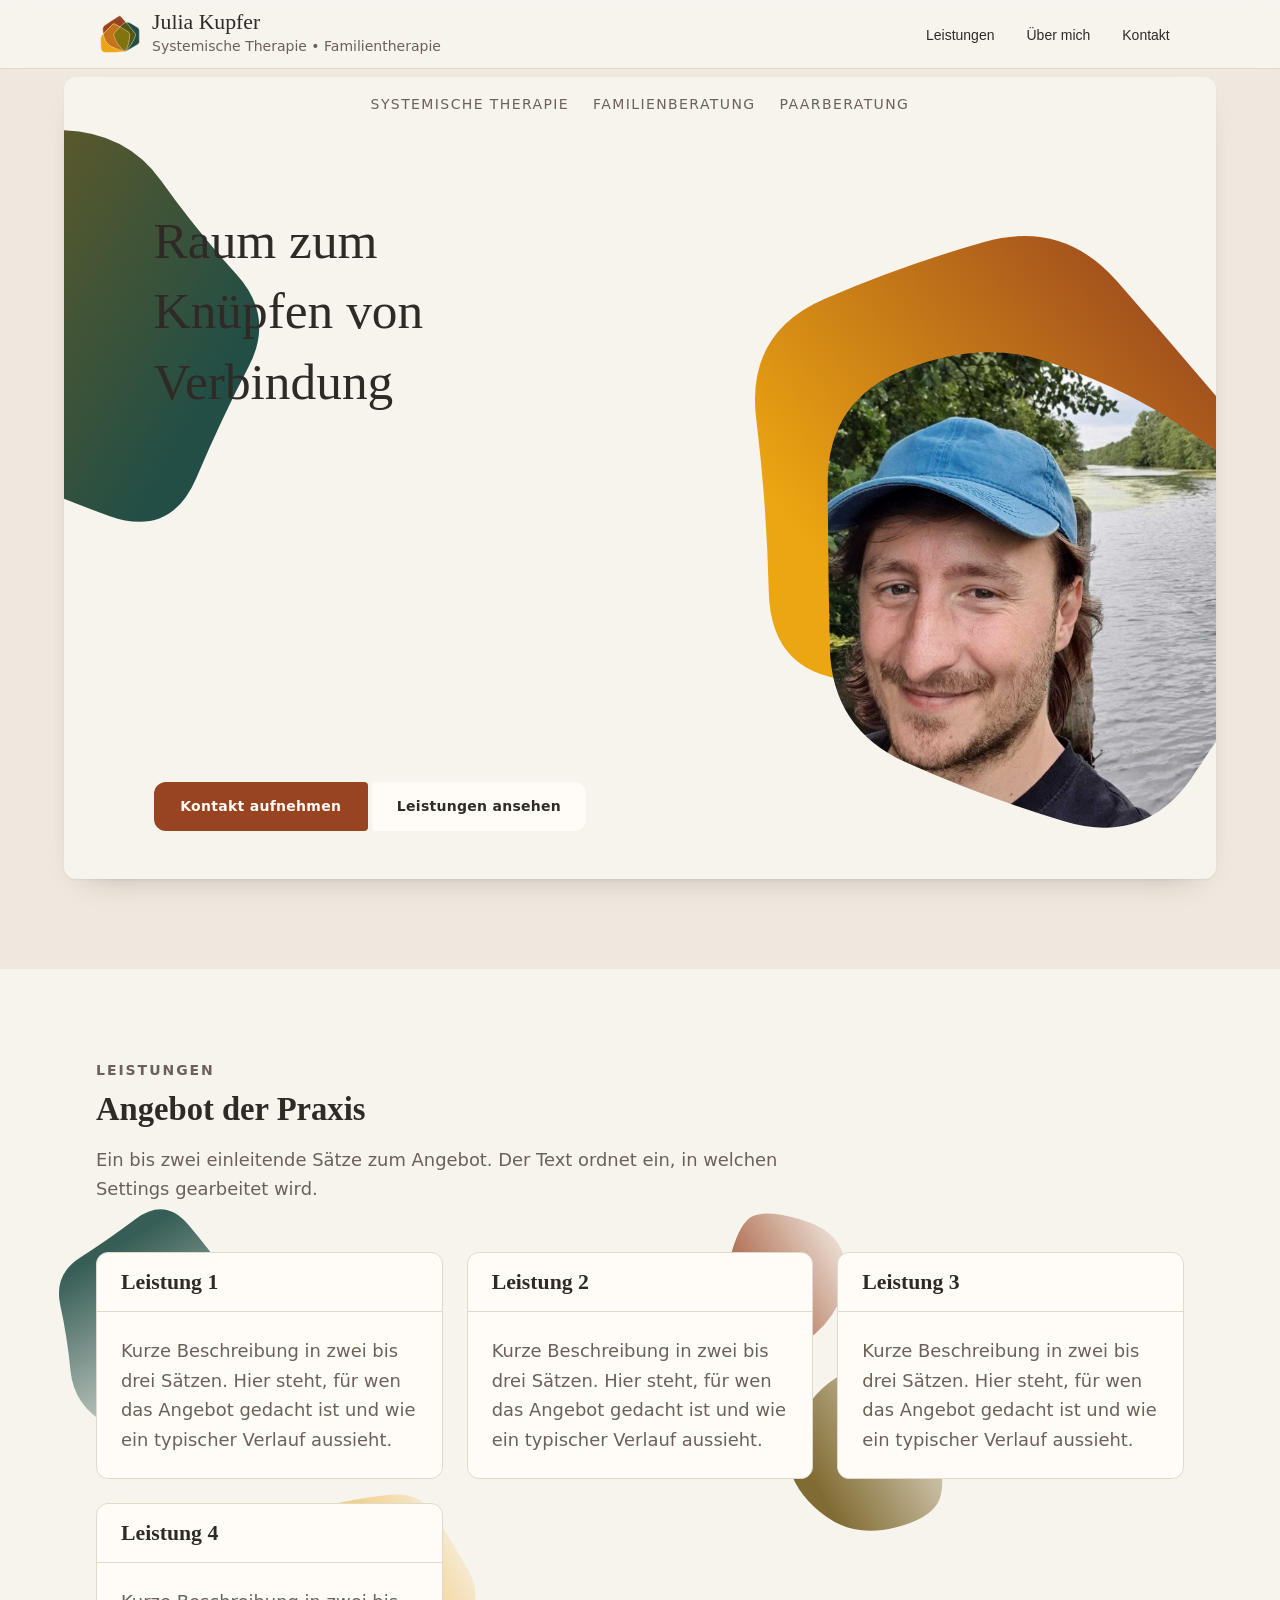
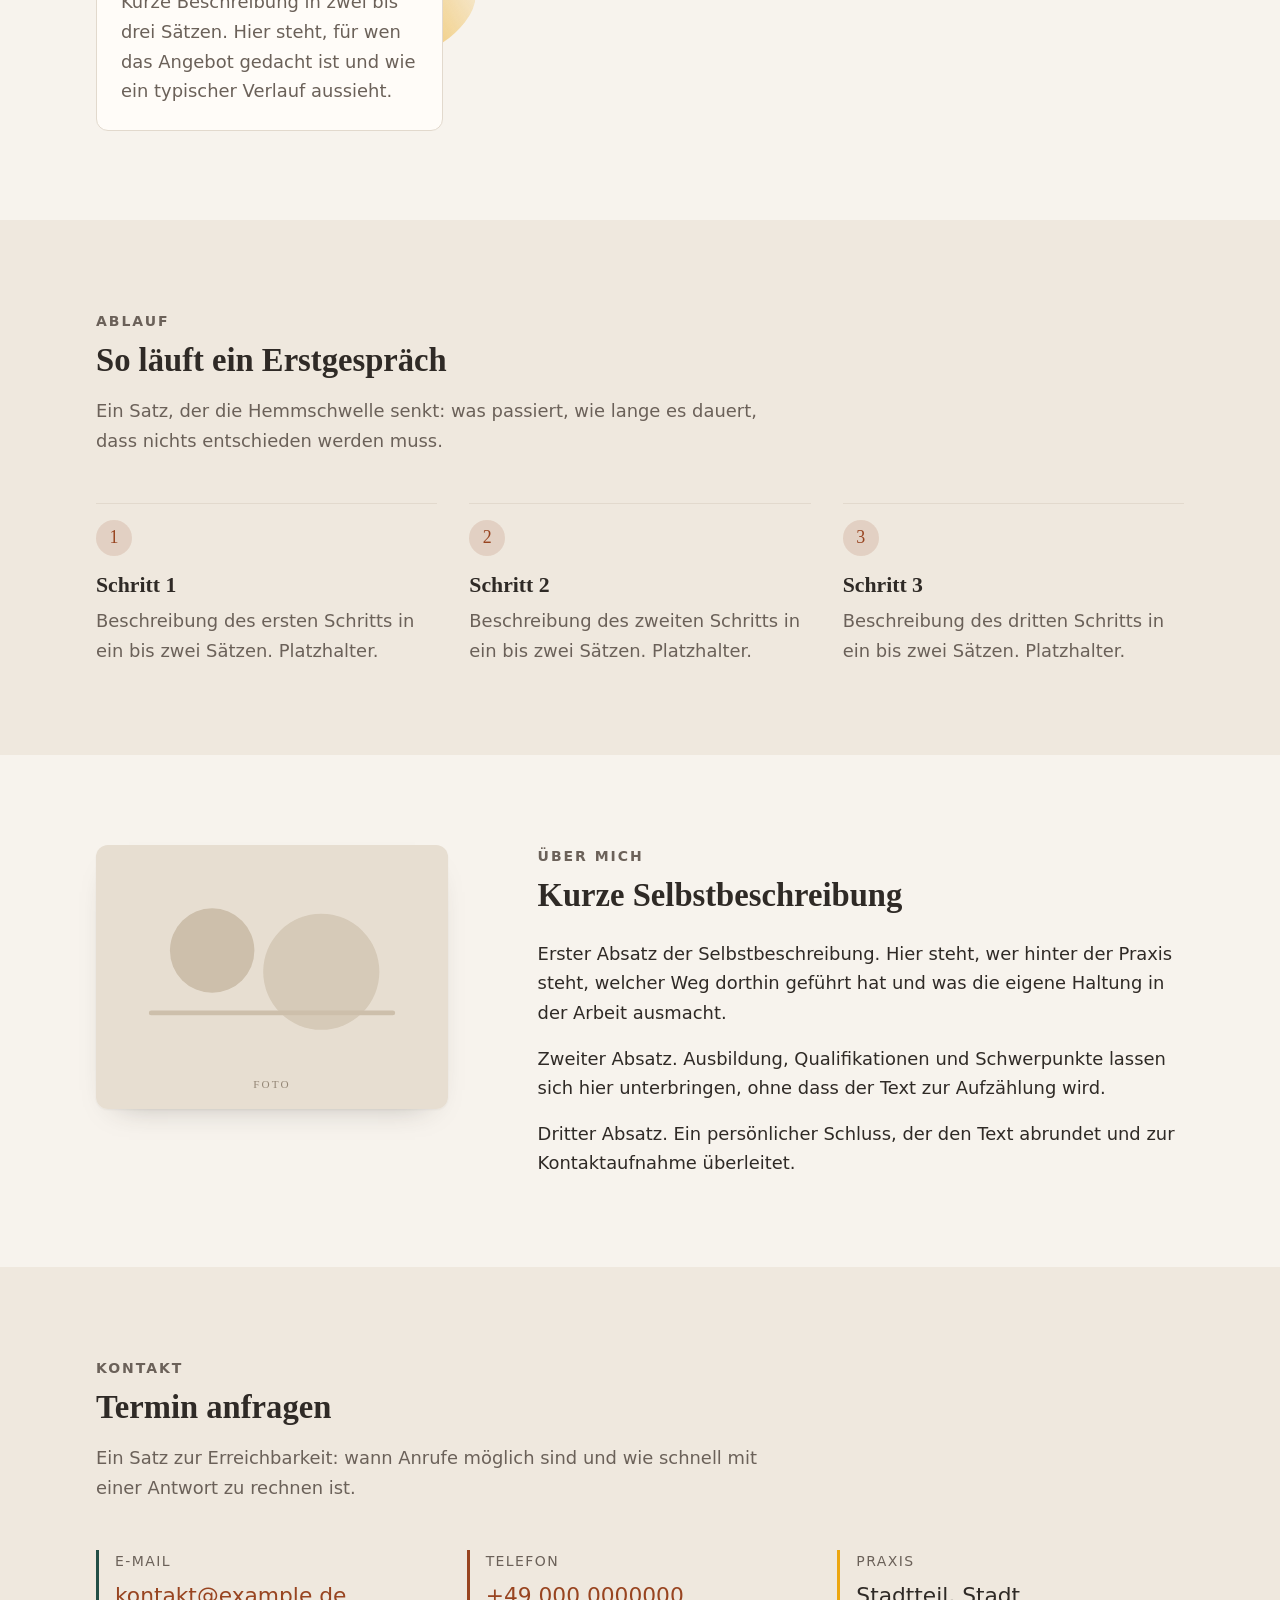
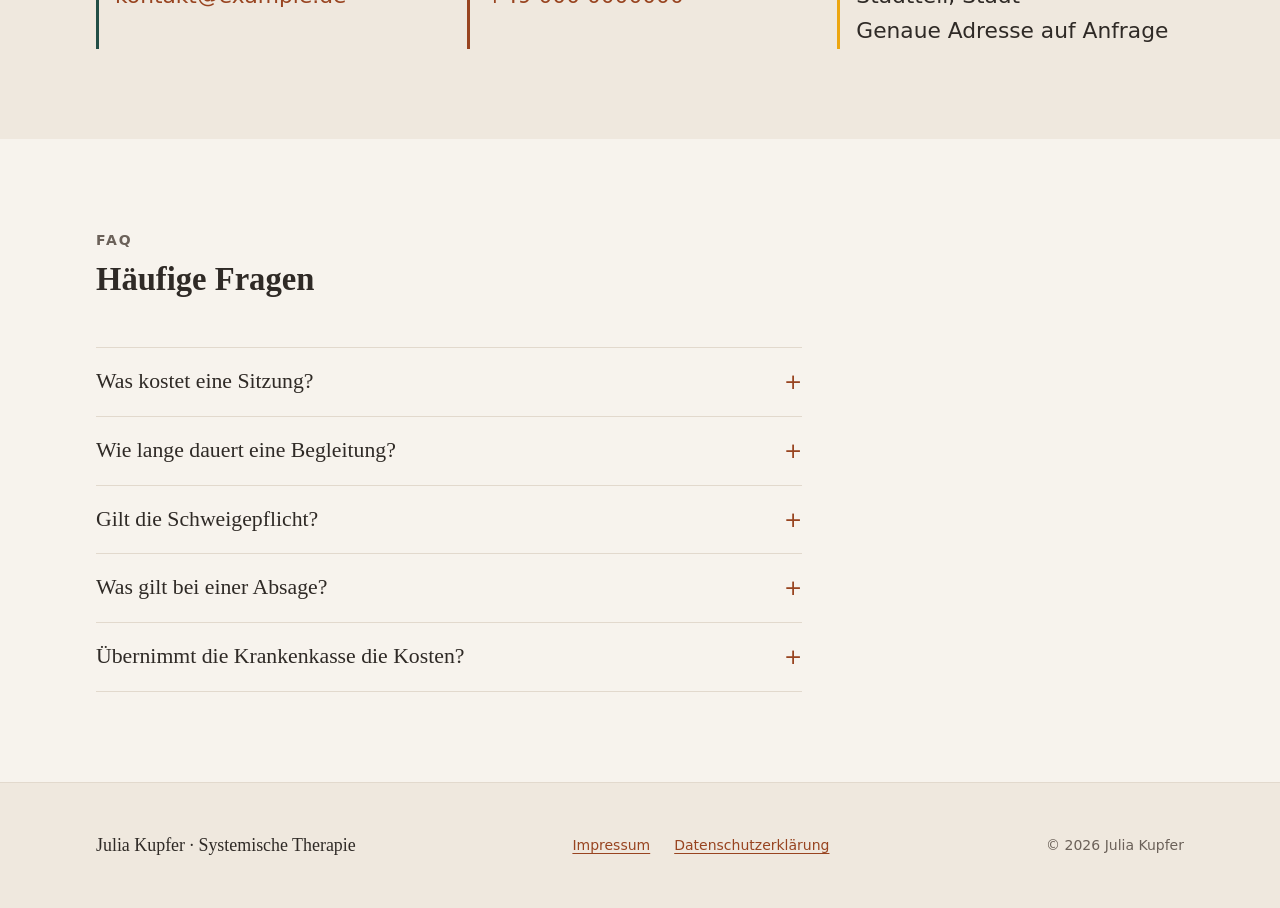
<file: index.html>
<!DOCTYPE html><html lang="de"><head><meta charset="utf-8"><meta name="viewport" content="width=device-width, initial-scale=1"><title>Julia Kupfer Systemische Therapie</title><meta name="description" content="Platzhalter: Systemische Therapie und Beratung. Einzel-, Paar- und Familiensettings im Stadtteil."><link rel="icon" href="/favicon.ico" sizes="32x32"><link rel="icon" type="image/svg+xml" href="/favicon.svg"><link rel="apple-touch-icon" href="/apple-touch-icon.png"><link rel="manifest" href="/site.webmanifest"><link rel="stylesheet" href="/_astro/Layout.BBoonOfH.css"></head><body id="top"><a class="skip-link" href="#inhalt">Zum Inhalt springen</a><header class="site-header"><div class="shell site-header__inner"><a class="brand" href="/#top"><div class="brand__logo-wrapper"><svg xmlns="http://www.w3.org/2000/svg" viewBox="4.9 5.8 229.8 229.8" role="img" aria-label="Logo" style="
    --_c: var(--logo-center, #8a2f6d);
    --_l: var(--logo-left, #eb2ef2);
    --_r: var(--logo-right, #7af63c);
    --_cl: var(
      --logo-center-left,
      color-mix(in oklch, var(--_c), var(--_l))
    );
    --_cr: var(
      --logo-center-right,
      color-mix(in oklch, var(--_c), var(--_r))
    );
    --_lr: var(
      --logo-left-right,
      color-mix(
        in oklch,
        color-mix(in oklch, var(--_c), var(--_l)),
        var(--_r) 33.3%
      )
    );
  "><defs><path id="logo-center" d="M123.3 18.3C152 49.8 179.4 82.5 205.5 116.2C210 122.1 209.4 128.5 206.6 135.4C194.1 166.7 174.9 196 151.1 219.9C149.9 221.1 148.7 221.7 147 221.2C121.1 214.5 95.7 205.1 71.6 193.4C50.5 183 35.6 165.5 29 142.8C24.7 128.1 21.8 112.8 20.5 97.5C19.6 86.4 23.1 76.3 32.3 70C58.9 51.5 86.1 33.8 113.8 16.9C117.2 14.8 120.6 15.4 123.3 18.3Z"></path><path id="logo-left" d="M90.1 63.1C116.1 77.4 141.7 92.5 166.7 108.3C174.1 112.9 175.3 120.2 175.1 128.9C174.3 160.2 165.5 192.1 150.3 219.5C149.5 221 148.5 222.2 146.8 222.3C109.7 225 72.4 226.1 35.2 225.8C20.3 225.7 11.5 217.5 10.5 202.6C9.2 185 8.7 167.4 8.9 149.8C8.9 140.5 12.6 130.9 18.9 124.1C37.9 103.7 57.4 83.9 77.6 64.7C81.2 61.3 85.7 60.7 90.1 63.1Z"></path><path id="logo-right" d="M183 59.9C195.7 67 208 74.6 220.2 82.5C225.9 86.2 229.5 92.4 229.8 99.2C230.5 120.5 230.8 141.7 230.6 163C230.6 170.4 226.7 177.1 220.4 181C198 195 175.2 208.2 152 220.8C150.5 221.6 149.4 220.9 147.9 220C119.6 200.5 96.8 169.8 86.3 137C83.7 128.8 81.8 122 87.4 115.4C101.5 99 116.1 82.9 131.1 67.4C145.8 52.2 164.7 49.5 183 59.9Z"></path><clipPath id="logo-clip-center"><use href="#logo-center"></use></clipPath><clipPath id="logo-clip-left"><use href="#logo-left"></use></clipPath><mask id="logo-gaps" maskUnits="userSpaceOnUse" x="2.9" y="3.8" width="233.8" height="233.8"><rect x="2.9" y="3.8" width="233.8" height="233.8" fill="#fff"></rect><g fill="none" stroke="#000" stroke-width="2.6"><use href="#logo-center"></use><use href="#logo-left"></use><use href="#logo-right"></use></g></mask></defs><g mask="url(#logo-gaps)"><!-- base shapes --><use href="#logo-center" fill="#2f8a5c" style="fill: var(--_c)"></use><use href="#logo-left" fill="#f28a2e" style="fill: var(--_l)"></use><use href="#logo-right" fill="#f6b23c" style="fill: var(--_r)"></use><!-- overlaps --><g clip-path="url(#logo-clip-center)"><use href="#logo-left" fill="#99940e" style="fill: var(--_cl)"></use><use href="#logo-right" fill="#95a53b" style="fill: var(--_cr)"></use><g clip-path="url(#logo-clip-left)"><use href="#logo-right" fill="#b89e15" style="fill: var(--_lr)"></use></g></g></g></svg></div><span class="brand__name">Julia Kupfer</span><span class="brand__role">Systemische Therapie • Familientherapie</span></a><nav class="site-nav" aria-label="Hauptnavigation"><ul class="site-nav__list" role="list"><li><a href="/#leistungen">Leistungen</a></li><li><a href="/#ueber-mich">Über mich</a></li><li><a href="/#kontakt">Kontakt</a></li></ul></nav></div></header><main id="inhalt"><section class="hero section section--sunken"><div class="shell hero__inner"><div class="hero__content"><ul class="competencies" role="list"><li class="competencies__item">Systemische Therapie</li><li class="competencies__item">Familienberatung</li><li class="competencies__item">Paarberatung</li></ul><h1 class="hero__motto">Raum zum Knüpfen von Verbindung</h1><div class="blob blob-1"></div></div><div class="hero__absolute"><div class="hero__bottom-sticky"><figure class="hero__portrait"><div class="blob blob-2"></div><img src="/images/hero/portrait.jpg" alt="Platzhalter für das Portraitfoto" fetchpriority="high"></figure><div class="hero__actions"><a class="button button--primary" href="#kontakt">Kontakt aufnehmen</a><a class="button button--secondary" href="#leistungen">Leistungen ansehen</a></div></div></div></div></section><section class="section" id="leistungen"><div class="shell"><p class="section__eyebrow">Leistungen</p><h2 class="section__title">Angebot der Praxis</h2><p class="section__intro">Ein bis zwei einleitende Sätze zum Angebot. Der Text ordnet ein, in welchen Settings gearbeitet wird.</p><ul class="services" role="list"><li class="card" style="--card-accent: var(--accent-ocean)"><div class="card__header"><h3 class="card__title">Leistung 1</h3></div><div class="card__body"><p class="card__text">Kurze Beschreibung in zwei bis drei Sätzen. Hier steht, für wen das Angebot gedacht ist und wie ein typischer Verlauf aussieht.</p><div class="blob card__blob card__blob--ocean"></div></div></li><li class="card" style="--card-accent: var(--accent-rust)"><div class="card__header"><h3 class="card__title">Leistung 2</h3></div><div class="card__body"><p class="card__text">Kurze Beschreibung in zwei bis drei Sätzen. Hier steht, für wen das Angebot gedacht ist und wie ein typischer Verlauf aussieht.</p><div class="blob card__blob card__blob--rust"></div></div></li><li class="card" style="--card-accent: var(--accent-ochre)"><div class="card__header"><h3 class="card__title">Leistung 3</h3></div><div class="card__body"><p class="card__text">Kurze Beschreibung in zwei bis drei Sätzen. Hier steht, für wen das Angebot gedacht ist und wie ein typischer Verlauf aussieht.</p><div class="blob card__blob card__blob--ochre"></div></div></li><li class="card" style="--card-accent: var(--accent-sunset)"><div class="card__header"><h3 class="card__title">Leistung 4</h3></div><div class="card__body"><p class="card__text">Kurze Beschreibung in zwei bis drei Sätzen. Hier steht, für wen das Angebot gedacht ist und wie ein typischer Verlauf aussieht.</p><div class="blob card__blob card__blob--sunset"></div></div></li></ul></div></section><section class="section section--sunken" id="ablauf"><div class="shell"><p class="section__eyebrow">Ablauf</p><h2 class="section__title">So läuft ein Erstgespräch</h2><p class="section__intro">Ein Satz, der die Hemmschwelle senkt: was passiert, wie lange es dauert, dass nichts entschieden werden muss.</p><ol class="steps" role="list"><li class="step"><span class="step__number" aria-hidden="true">1</span><h3 class="step__title">Schritt 1</h3><p class="step__text">Beschreibung des ersten Schritts in ein bis zwei Sätzen. Platzhalter.</p></li><li class="step"><span class="step__number" aria-hidden="true">2</span><h3 class="step__title">Schritt 2</h3><p class="step__text">Beschreibung des zweiten Schritts in ein bis zwei Sätzen. Platzhalter.</p></li><li class="step"><span class="step__number" aria-hidden="true">3</span><h3 class="step__title">Schritt 3</h3><p class="step__text">Beschreibung des dritten Schritts in ein bis zwei Sätzen. Platzhalter.</p></li></ol></div></section><section class="section" id="ueber-mich"><div class="shell about"><figure class="about__figure"><img src="/images/placeholder/about.svg" alt="Platzhalter für ein zweites Foto" loading="lazy" decoding="async"></figure><div class="about__body"><p class="section__eyebrow">Über mich</p><h2 class="section__title">Kurze Selbstbeschreibung</h2><p>Erster Absatz der Selbstbeschreibung. Hier steht, wer hinter der Praxis steht, welcher Weg dorthin geführt hat und was die eigene Haltung in der Arbeit ausmacht.</p><p>Zweiter Absatz. Ausbildung, Qualifikationen und Schwerpunkte lassen sich hier unterbringen, ohne dass der Text zur Aufzählung wird.</p><p>Dritter Absatz. Ein persönlicher Schluss, der den Text abrundet und zur Kontaktaufnahme überleitet.</p></div></div></section><section class="section section--sunken" id="kontakt"><div class="shell"><p class="section__eyebrow">Kontakt</p><h2 class="section__title">Termin anfragen</h2><p class="section__intro">Ein Satz zur Erreichbarkeit: wann Anrufe möglich sind und wie schnell mit einer Antwort zu rechnen ist.</p><ul class="contact" role="list"><li class="contact__item"><span class="contact__label">E-Mail</span><a class="contact__value" href="mailto:kontakt@example.de">kontakt@example.de</a></li><li class="contact__item"><span class="contact__label">Telefon</span><a class="contact__value" href="tel:+490000000000">+49 000 0000000</a></li><li class="contact__item"><span class="contact__label">Praxis</span><p class="contact__value contact__value--multiline">Stadtteil, Stadt
Genaue Adresse auf Anfrage</p></li></ul></div></section><section class="section" id="faq"><div class="shell"><p class="section__eyebrow">FAQ</p><h2 class="section__title">Häufige Fragen</h2><div class="faq"><details class="faq__item" name="faq"><summary class="faq__question">Was kostet eine Sitzung?</summary><div class="faq__answer"><p>Platzhalter für die Antwort. Hier stehen Honorarsatz, Sitzungsdauer und der Hinweis auf Selbstzahlerleistung.</p></div></details><details class="faq__item" name="faq"><summary class="faq__question">Wie lange dauert eine Begleitung?</summary><div class="faq__answer"><p>Platzhalter für die Antwort. Ein bis drei Sätze zur üblichen Anzahl an Sitzungen und zur Taktung.</p></div></details><details class="faq__item" name="faq"><summary class="faq__question">Gilt die Schweigepflicht?</summary><div class="faq__answer"><p>Platzhalter für die Antwort. Ein bis drei Sätze zur Vertraulichkeit und zu den gesetzlichen Ausnahmen.</p></div></details><details class="faq__item" name="faq"><summary class="faq__question">Was gilt bei einer Absage?</summary><div class="faq__answer"><p>Platzhalter für die Antwort. Ein bis drei Sätze zur Absagefrist und zu den Folgen einer kurzfristigen Absage.</p></div></details><details class="faq__item" name="faq"><summary class="faq__question">Übernimmt die Krankenkasse die Kosten?</summary><div class="faq__answer"><p>Platzhalter für die Antwort. Ein bis drei Sätze zur Kostenübernahme und zu möglichen Ausnahmen.</p></div></details></div></div></section></main><footer class="site-footer"><div class="shell site-footer__inner"><p class="site-footer__brand">Julia Kupfer · Systemische Therapie</p><nav class="site-footer__nav" aria-label="Rechtliches"><ul role="list"><li><a href="/impressum/">Impressum</a></li><li><a href="/datenschutz/">Datenschutzerklärung</a></li></ul></nav><p class="site-footer__copy">© 2026 Julia Kupfer</p></div></footer></body></html>
</file>
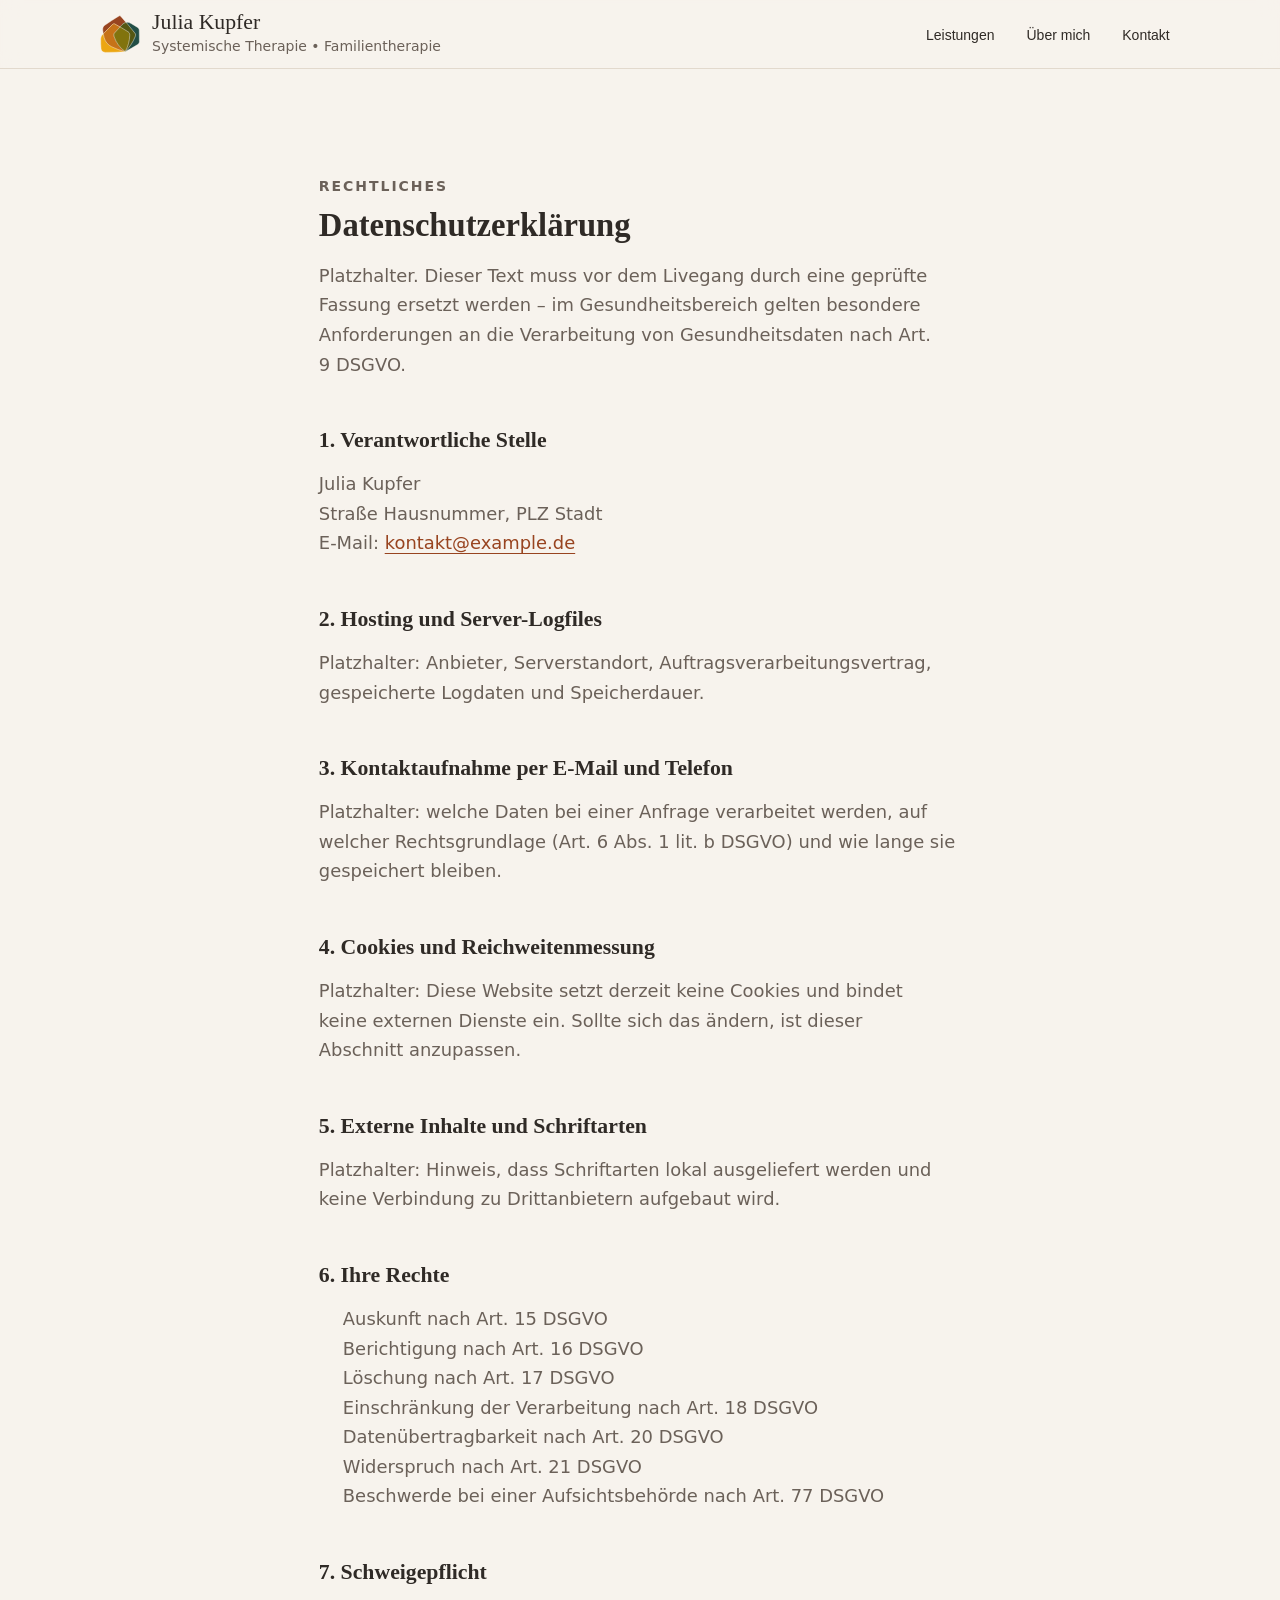
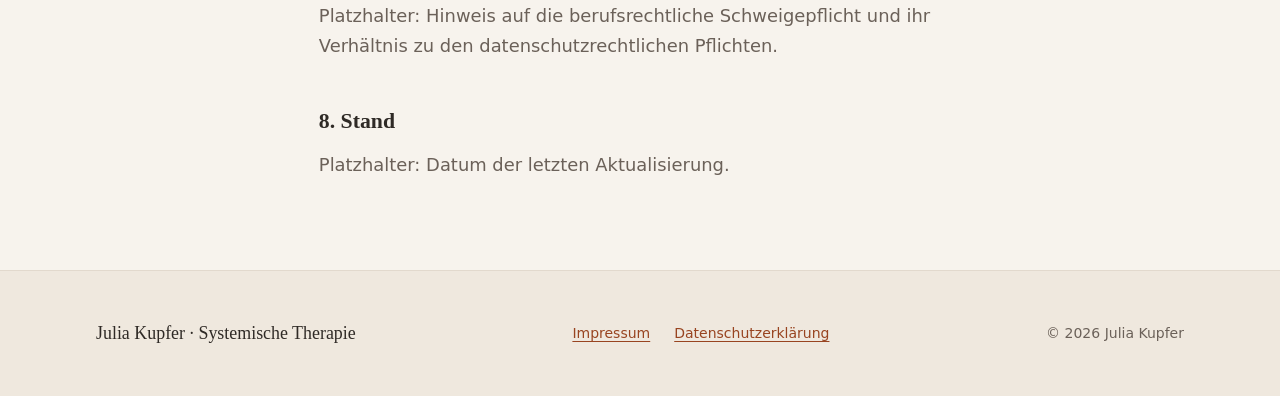
<file: datenschutz/index.html>
<!DOCTYPE html><html lang="de"><head><meta charset="utf-8"><meta name="viewport" content="width=device-width, initial-scale=1"><title>Datenschutzerklärung – Julia Kupfer</title><meta name="robots" content="noindex"><link rel="icon" href="/favicon.ico" sizes="32x32"><link rel="icon" type="image/svg+xml" href="/favicon.svg"><link rel="apple-touch-icon" href="/apple-touch-icon.png"><link rel="manifest" href="/site.webmanifest"><link rel="stylesheet" href="/_astro/Layout.BBoonOfH.css"></head><body id="top"><a class="skip-link" href="#inhalt">Zum Inhalt springen</a><header class="site-header"><div class="shell site-header__inner"><a class="brand" href="/#top"><div class="brand__logo-wrapper"><svg xmlns="http://www.w3.org/2000/svg" viewBox="4.9 5.8 229.8 229.8" role="img" aria-label="Logo" style="
    --_c: var(--logo-center, #8a2f6d);
    --_l: var(--logo-left, #eb2ef2);
    --_r: var(--logo-right, #7af63c);
    --_cl: var(
      --logo-center-left,
      color-mix(in oklch, var(--_c), var(--_l))
    );
    --_cr: var(
      --logo-center-right,
      color-mix(in oklch, var(--_c), var(--_r))
    );
    --_lr: var(
      --logo-left-right,
      color-mix(
        in oklch,
        color-mix(in oklch, var(--_c), var(--_l)),
        var(--_r) 33.3%
      )
    );
  "><defs><path id="logo-center" d="M123.3 18.3C152 49.8 179.4 82.5 205.5 116.2C210 122.1 209.4 128.5 206.6 135.4C194.1 166.7 174.9 196 151.1 219.9C149.9 221.1 148.7 221.7 147 221.2C121.1 214.5 95.7 205.1 71.6 193.4C50.5 183 35.6 165.5 29 142.8C24.7 128.1 21.8 112.8 20.5 97.5C19.6 86.4 23.1 76.3 32.3 70C58.9 51.5 86.1 33.8 113.8 16.9C117.2 14.8 120.6 15.4 123.3 18.3Z"></path><path id="logo-left" d="M90.1 63.1C116.1 77.4 141.7 92.5 166.7 108.3C174.1 112.9 175.3 120.2 175.1 128.9C174.3 160.2 165.5 192.1 150.3 219.5C149.5 221 148.5 222.2 146.8 222.3C109.7 225 72.4 226.1 35.2 225.8C20.3 225.7 11.5 217.5 10.5 202.6C9.2 185 8.7 167.4 8.9 149.8C8.9 140.5 12.6 130.9 18.9 124.1C37.9 103.7 57.4 83.9 77.6 64.7C81.2 61.3 85.7 60.7 90.1 63.1Z"></path><path id="logo-right" d="M183 59.9C195.7 67 208 74.6 220.2 82.5C225.9 86.2 229.5 92.4 229.8 99.2C230.5 120.5 230.8 141.7 230.6 163C230.6 170.4 226.7 177.1 220.4 181C198 195 175.2 208.2 152 220.8C150.5 221.6 149.4 220.9 147.9 220C119.6 200.5 96.8 169.8 86.3 137C83.7 128.8 81.8 122 87.4 115.4C101.5 99 116.1 82.9 131.1 67.4C145.8 52.2 164.7 49.5 183 59.9Z"></path><clipPath id="logo-clip-center"><use href="#logo-center"></use></clipPath><clipPath id="logo-clip-left"><use href="#logo-left"></use></clipPath><mask id="logo-gaps" maskUnits="userSpaceOnUse" x="2.9" y="3.8" width="233.8" height="233.8"><rect x="2.9" y="3.8" width="233.8" height="233.8" fill="#fff"></rect><g fill="none" stroke="#000" stroke-width="2.6"><use href="#logo-center"></use><use href="#logo-left"></use><use href="#logo-right"></use></g></mask></defs><g mask="url(#logo-gaps)"><!-- base shapes --><use href="#logo-center" fill="#2f8a5c" style="fill: var(--_c)"></use><use href="#logo-left" fill="#f28a2e" style="fill: var(--_l)"></use><use href="#logo-right" fill="#f6b23c" style="fill: var(--_r)"></use><!-- overlaps --><g clip-path="url(#logo-clip-center)"><use href="#logo-left" fill="#99940e" style="fill: var(--_cl)"></use><use href="#logo-right" fill="#95a53b" style="fill: var(--_cr)"></use><g clip-path="url(#logo-clip-left)"><use href="#logo-right" fill="#b89e15" style="fill: var(--_lr)"></use></g></g></g></svg></div><span class="brand__name">Julia Kupfer</span><span class="brand__role">Systemische Therapie • Familientherapie</span></a><nav class="site-nav" aria-label="Hauptnavigation"><ul class="site-nav__list" role="list"><li><a href="/#leistungen">Leistungen</a></li><li><a href="/#ueber-mich">Über mich</a></li><li><a href="/#kontakt">Kontakt</a></li></ul></nav></div></header><main id="inhalt"><section class="section"><div class="shell legal"><p class="section__eyebrow">Rechtliches</p><h1 class="section__title">Datenschutzerklärung</h1><p>Platzhalter. Dieser Text muss vor dem Livegang durch eine geprüfte Fassung ersetzt werden – im Gesundheitsbereich gelten besondere Anforderungen an die Verarbeitung von Gesundheitsdaten nach Art. 9 DSGVO.</p>
<h2 id="1-verantwortliche-stelle">1. Verantwortliche Stelle</h2>
<p>Julia Kupfer<br>
Straße Hausnummer, PLZ Stadt<br>
E-Mail: <a href="mailto:kontakt@example.de">kontakt@example.de</a></p>
<h2 id="2-hosting-und-server-logfiles">2. Hosting und Server-Logfiles</h2>
<p>Platzhalter: Anbieter, Serverstandort, Auftragsverarbeitungsvertrag, gespeicherte Logdaten und Speicherdauer.</p>
<h2 id="3-kontaktaufnahme-per-e-mail-und-telefon">3. Kontaktaufnahme per E-Mail und Telefon</h2>
<p>Platzhalter: welche Daten bei einer Anfrage verarbeitet werden, auf welcher Rechtsgrundlage (Art. 6 Abs. 1 lit. b DSGVO) und wie lange sie gespeichert bleiben.</p>
<h2 id="4-cookies-und-reichweitenmessung">4. Cookies und Reichweitenmessung</h2>
<p>Platzhalter: Diese Website setzt derzeit keine Cookies und bindet keine externen Dienste ein. Sollte sich das ändern, ist dieser Abschnitt anzupassen.</p>
<h2 id="5-externe-inhalte-und-schriftarten">5. Externe Inhalte und Schriftarten</h2>
<p>Platzhalter: Hinweis, dass Schriftarten lokal ausgeliefert werden und keine Verbindung zu Drittanbietern aufgebaut wird.</p>
<h2 id="6-ihre-rechte">6. Ihre Rechte</h2>
<ul>
<li>Auskunft nach Art. 15 DSGVO</li>
<li>Berichtigung nach Art. 16 DSGVO</li>
<li>Löschung nach Art. 17 DSGVO</li>
<li>Einschränkung der Verarbeitung nach Art. 18 DSGVO</li>
<li>Datenübertragbarkeit nach Art. 20 DSGVO</li>
<li>Widerspruch nach Art. 21 DSGVO</li>
<li>Beschwerde bei einer Aufsichtsbehörde nach Art. 77 DSGVO</li>
</ul>
<h2 id="7-schweigepflicht">7. Schweigepflicht</h2>
<p>Platzhalter: Hinweis auf die berufsrechtliche Schweigepflicht und ihr Verhältnis zu den datenschutzrechtlichen Pflichten.</p>
<h2 id="8-stand">8. Stand</h2>
<p>Platzhalter: Datum der letzten Aktualisierung.</p>
</div></section></main><footer class="site-footer"><div class="shell site-footer__inner"><p class="site-footer__brand">Julia Kupfer · Systemische Therapie</p><nav class="site-footer__nav" aria-label="Rechtliches"><ul role="list"><li><a href="/impressum/">Impressum</a></li><li><a href="/datenschutz/" aria-current="page">Datenschutzerklärung</a></li></ul></nav><p class="site-footer__copy">© 2026 Julia Kupfer</p></div></footer></body></html>
</file>
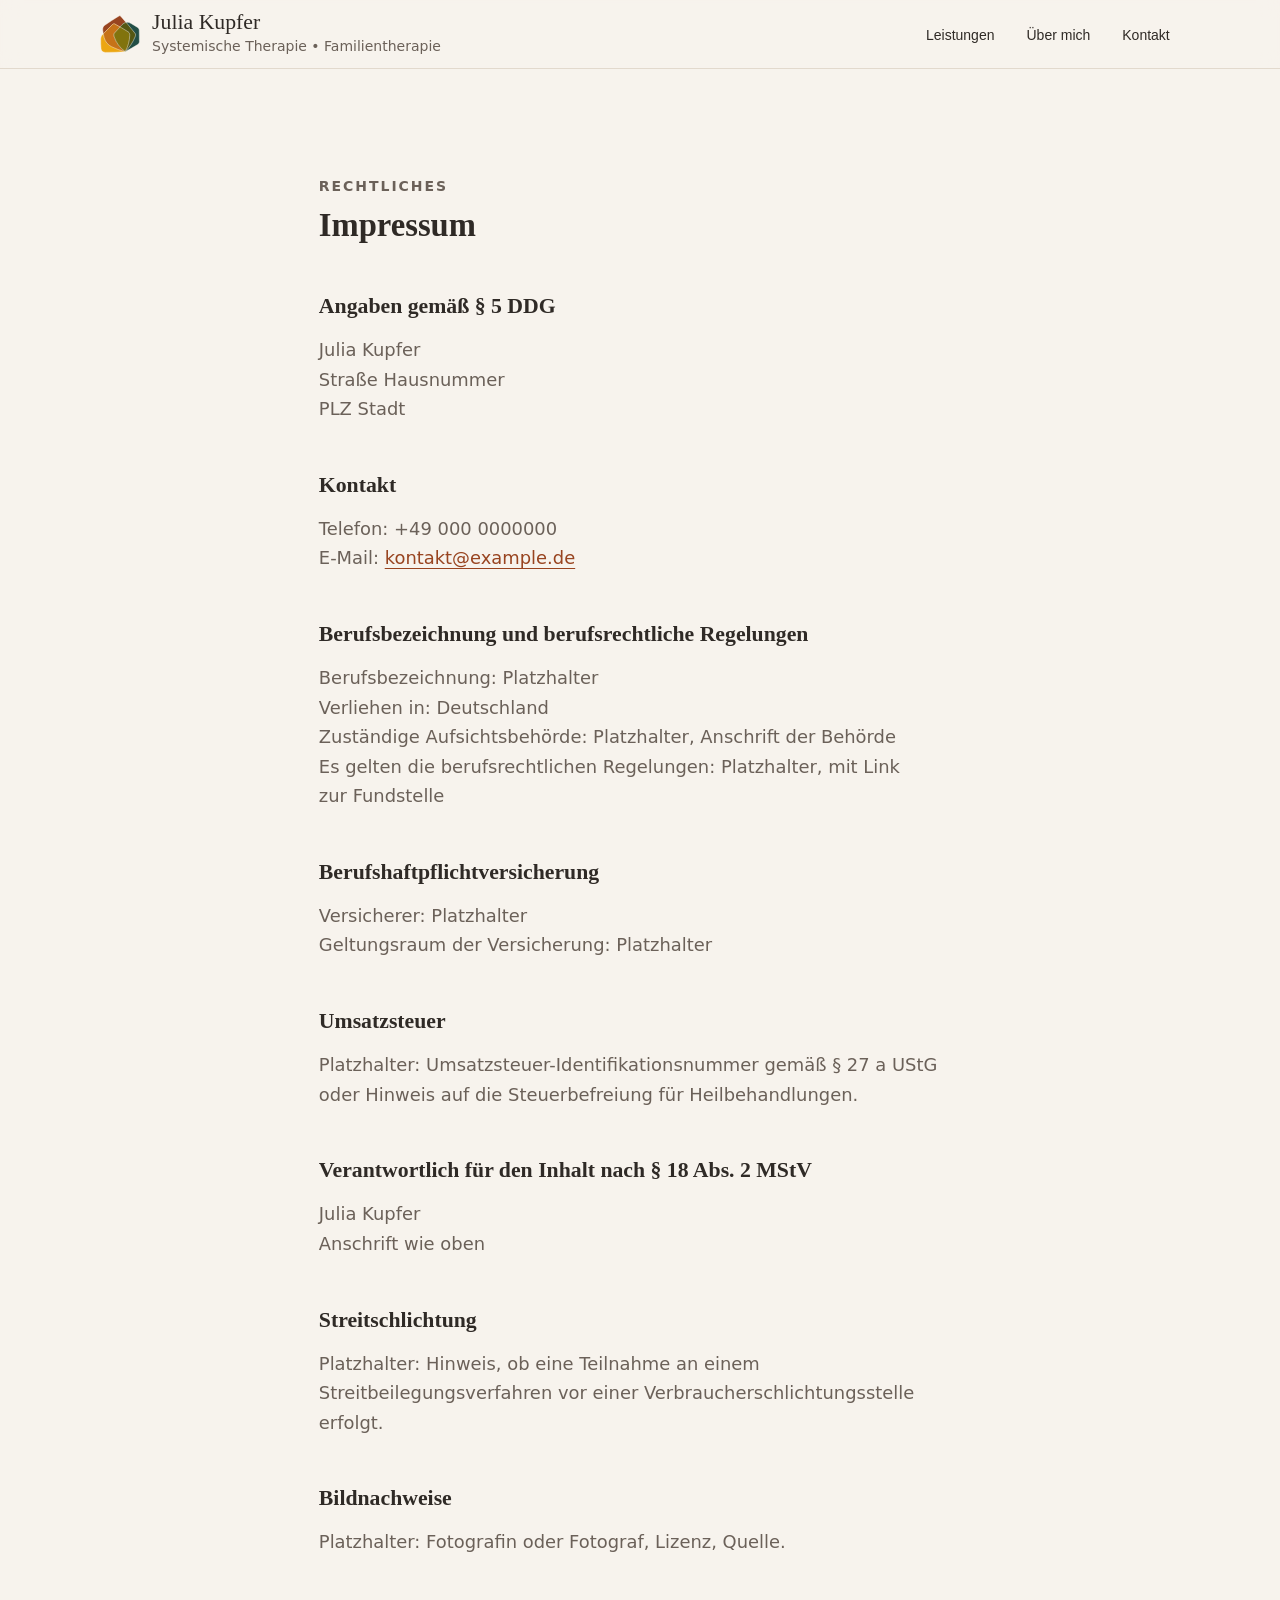
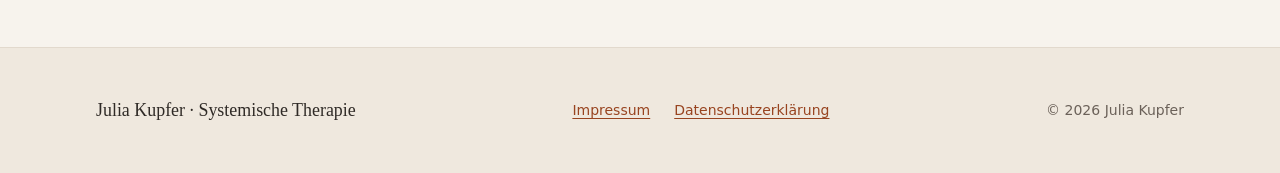
<file: impressum/index.html>
<!DOCTYPE html><html lang="de"><head><meta charset="utf-8"><meta name="viewport" content="width=device-width, initial-scale=1"><title>Impressum – Julia Kupfer</title><meta name="robots" content="noindex"><link rel="icon" href="/favicon.ico" sizes="32x32"><link rel="icon" type="image/svg+xml" href="/favicon.svg"><link rel="apple-touch-icon" href="/apple-touch-icon.png"><link rel="manifest" href="/site.webmanifest"><link rel="stylesheet" href="/_astro/Layout.BBoonOfH.css"></head><body id="top"><a class="skip-link" href="#inhalt">Zum Inhalt springen</a><header class="site-header"><div class="shell site-header__inner"><a class="brand" href="/#top"><div class="brand__logo-wrapper"><svg xmlns="http://www.w3.org/2000/svg" viewBox="4.9 5.8 229.8 229.8" role="img" aria-label="Logo" style="
    --_c: var(--logo-center, #8a2f6d);
    --_l: var(--logo-left, #eb2ef2);
    --_r: var(--logo-right, #7af63c);
    --_cl: var(
      --logo-center-left,
      color-mix(in oklch, var(--_c), var(--_l))
    );
    --_cr: var(
      --logo-center-right,
      color-mix(in oklch, var(--_c), var(--_r))
    );
    --_lr: var(
      --logo-left-right,
      color-mix(
        in oklch,
        color-mix(in oklch, var(--_c), var(--_l)),
        var(--_r) 33.3%
      )
    );
  "><defs><path id="logo-center" d="M123.3 18.3C152 49.8 179.4 82.5 205.5 116.2C210 122.1 209.4 128.5 206.6 135.4C194.1 166.7 174.9 196 151.1 219.9C149.9 221.1 148.7 221.7 147 221.2C121.1 214.5 95.7 205.1 71.6 193.4C50.5 183 35.6 165.5 29 142.8C24.7 128.1 21.8 112.8 20.5 97.5C19.6 86.4 23.1 76.3 32.3 70C58.9 51.5 86.1 33.8 113.8 16.9C117.2 14.8 120.6 15.4 123.3 18.3Z"></path><path id="logo-left" d="M90.1 63.1C116.1 77.4 141.7 92.5 166.7 108.3C174.1 112.9 175.3 120.2 175.1 128.9C174.3 160.2 165.5 192.1 150.3 219.5C149.5 221 148.5 222.2 146.8 222.3C109.7 225 72.4 226.1 35.2 225.8C20.3 225.7 11.5 217.5 10.5 202.6C9.2 185 8.7 167.4 8.9 149.8C8.9 140.5 12.6 130.9 18.9 124.1C37.9 103.7 57.4 83.9 77.6 64.7C81.2 61.3 85.7 60.7 90.1 63.1Z"></path><path id="logo-right" d="M183 59.9C195.7 67 208 74.6 220.2 82.5C225.9 86.2 229.5 92.4 229.8 99.2C230.5 120.5 230.8 141.7 230.6 163C230.6 170.4 226.7 177.1 220.4 181C198 195 175.2 208.2 152 220.8C150.5 221.6 149.4 220.9 147.9 220C119.6 200.5 96.8 169.8 86.3 137C83.7 128.8 81.8 122 87.4 115.4C101.5 99 116.1 82.9 131.1 67.4C145.8 52.2 164.7 49.5 183 59.9Z"></path><clipPath id="logo-clip-center"><use href="#logo-center"></use></clipPath><clipPath id="logo-clip-left"><use href="#logo-left"></use></clipPath><mask id="logo-gaps" maskUnits="userSpaceOnUse" x="2.9" y="3.8" width="233.8" height="233.8"><rect x="2.9" y="3.8" width="233.8" height="233.8" fill="#fff"></rect><g fill="none" stroke="#000" stroke-width="2.6"><use href="#logo-center"></use><use href="#logo-left"></use><use href="#logo-right"></use></g></mask></defs><g mask="url(#logo-gaps)"><!-- base shapes --><use href="#logo-center" fill="#2f8a5c" style="fill: var(--_c)"></use><use href="#logo-left" fill="#f28a2e" style="fill: var(--_l)"></use><use href="#logo-right" fill="#f6b23c" style="fill: var(--_r)"></use><!-- overlaps --><g clip-path="url(#logo-clip-center)"><use href="#logo-left" fill="#99940e" style="fill: var(--_cl)"></use><use href="#logo-right" fill="#95a53b" style="fill: var(--_cr)"></use><g clip-path="url(#logo-clip-left)"><use href="#logo-right" fill="#b89e15" style="fill: var(--_lr)"></use></g></g></g></svg></div><span class="brand__name">Julia Kupfer</span><span class="brand__role">Systemische Therapie • Familientherapie</span></a><nav class="site-nav" aria-label="Hauptnavigation"><ul class="site-nav__list" role="list"><li><a href="/#leistungen">Leistungen</a></li><li><a href="/#ueber-mich">Über mich</a></li><li><a href="/#kontakt">Kontakt</a></li></ul></nav></div></header><main id="inhalt"><section class="section"><div class="shell legal"><p class="section__eyebrow">Rechtliches</p><h1 class="section__title">Impressum</h1><h2 id="angaben-gemäß--5-ddg">Angaben gemäß § 5 DDG</h2>
<p>Julia Kupfer<br>
Straße Hausnummer<br>
PLZ Stadt</p>
<h2 id="kontakt">Kontakt</h2>
<p>Telefon: +49 000 0000000<br>
E-Mail: <a href="mailto:kontakt@example.de">kontakt@example.de</a></p>
<h2 id="berufsbezeichnung-und-berufsrechtliche-regelungen">Berufsbezeichnung und berufsrechtliche Regelungen</h2>
<p>Berufsbezeichnung: Platzhalter<br>
Verliehen in: Deutschland<br>
Zuständige Aufsichtsbehörde: Platzhalter, Anschrift der Behörde<br>
Es gelten die berufsrechtlichen Regelungen: Platzhalter, mit Link zur Fundstelle</p>
<h2 id="berufshaftpflichtversicherung">Berufshaftpflichtversicherung</h2>
<p>Versicherer: Platzhalter<br>
Geltungsraum der Versicherung: Platzhalter</p>
<h2 id="umsatzsteuer">Umsatzsteuer</h2>
<p>Platzhalter: Umsatzsteuer-Identifikationsnummer gemäß § 27 a UStG oder Hinweis auf die Steuerbefreiung für Heilbehandlungen.</p>
<h2 id="verantwortlich-für-den-inhalt-nach--18-abs-2-mstv">Verantwortlich für den Inhalt nach § 18 Abs. 2 MStV</h2>
<p>Julia Kupfer<br>
Anschrift wie oben</p>
<h2 id="streitschlichtung">Streitschlichtung</h2>
<p>Platzhalter: Hinweis, ob eine Teilnahme an einem Streitbeilegungsverfahren vor einer Verbraucherschlichtungsstelle erfolgt.</p>
<h2 id="bildnachweise">Bildnachweise</h2>
<p>Platzhalter: Fotografin oder Fotograf, Lizenz, Quelle.</p>
</div></section></main><footer class="site-footer"><div class="shell site-footer__inner"><p class="site-footer__brand">Julia Kupfer · Systemische Therapie</p><nav class="site-footer__nav" aria-label="Rechtliches"><ul role="list"><li><a href="/impressum/" aria-current="page">Impressum</a></li><li><a href="/datenschutz/">Datenschutzerklärung</a></li></ul></nav><p class="site-footer__copy">© 2026 Julia Kupfer</p></div></footer></body></html>
</file>
<file: _astro/Layout.BBoonOfH.css>
:root{color-scheme:light;--color-bg:#f7f3ed;--color-surface:#fffcf8;--color-sunken:#efe8de;--color-text:#2f2a26;--color-muted:#6b6159;--color-border:#e2d9cd;--color-hover:#e2d9cd;--color-accent:#984420;--color-accent-hover:#843c1d;--color-accent-tint:#b15026;--color-on-accent:#fffcf8;--accent-sunset:#eca611;--accent-ocean:#224e46;--accent-rust:#984420;--accent-ochre:#745d1f;--font-display:"Iowan Old Style", "Palatino Linotype", Palatino, "Book Antiqua", Georgia, serif;--font-body:system-ui, -apple-system, "Segoe UI", Roboto, "Helvetica Neue", Arial, sans-serif;--step--2:.75rem;--step--1:clamp(.8125rem, .79rem + .12vw, .875rem);--step-0:clamp(1rem, .96rem + .2vw, 1.125rem);--step-1:clamp(1.15rem, 1.08rem + .35vw, 1.375rem);--step-2:clamp(1.5rem, 1.32rem + .9vw, 2.125rem);--step-3:clamp(1.9rem, 1.45rem + 2.2vw, 3.25rem);--space-3xs:.25rem;--space-2xs:.5rem;--space-xs:.75rem;--space-s:1rem;--space-m:1.5rem;--space-l:2rem;--space-xl:3rem;--space-2xl:clamp(3.5rem, 7vw, 6rem);--radius-s:.25rem;--radius-m:.75rem;--radius-l:1.5rem;--border:1px solid var(--color-border);--shadow:0 1px 2px #2f2a260d, 0 14px 32px -22px #2f2a2666;--shell:72rem;--measure:62ch;--header-height:4.25rem;--transition:.18s ease;--blob-1:url("data:image/svg+xml,%3Csvg xmlns='http://www.w3.org/2000/svg' viewBox='0 0 1000 1000'%3E %3Cpath d='M850 633q16 133-116 157t-236 31q-104 7-208-43T107 614Q28 500 76.5 364t169-206q120.5-70 237-17t229 88.5Q824 265 829 382.5T850 633Z'/%3E %3C/svg%3E");--blob-2:url("data:image/svg+xml,%3Csvg xmlns='http://www.w3.org/2000/svg' viewBox='0 0 1000 1000'%3E %3Cpath d='M900 612.5q-90 112.5-169 234T513.5 926q-138.5-42-263-98T123 636q-3-136-3.5-274.5t128.5-189Q377 122 487.5 160T684 251q86 53 196 151t20 210.5Z'/%3E %3C/svg%3E");--blob-3:url("data:image/svg+xml,%3Csvg xmlns='http://www.w3.org/2000/svg' viewBox='0 0 1000 1000'%3E %3Cpath d='M679 783.5Q519.5 866.5 374.5 825.5Q229 784 206 690Q183 595.5 228 411Q273 226 342 153Q411 79.5 588 131Q765 182.5 828.5 324Q892.5 465.5 865.5 583Q838.5 700.5 679 783.5Z'/%3E %3C/svg%3E");--blob-4:url("data:image/svg+xml,%3Csvg xmlns='http://www.w3.org/2000/svg' viewBox='0 0 1000 1000'%3E %3Cpath d='M242 763.5Q93 612.5 126.5 470Q160.5 328 286 245.5Q412 163 549 158Q685.5 153.5 760.5 301Q835.5 448.5 824.5 538.5Q814 628 685.5 761.5Q557.5 895 474.5 904.5Q391 914 242 763.5Z'/%3E %3C/svg%3E");--blob-5:url("data:image/svg+xml,%3Csvg xmlns='http://www.w3.org/2000/svg' viewBox='0 0 1000 1000'%3E %3Cpath d='M184.5 330Q282 134 390.5 149Q498.5 163.5 661 248.5Q823 333.5 866.5 434Q910 534.5 855.5 664.5Q801 794.5 626.5 814Q452 833.5 300 747.5Q148 661 117.5 593.5Q87 526 184.5 330Z'/%3E %3C/svg%3E")}@media (prefers-color-scheme:dark){:root{color-scheme:dark;--color-bg:#211e1b;--color-surface:#2b2724;--color-sunken:#1a1815;--color-text:#ece5da;--color-muted:#b0a597;--color-border:#3d3831;--color-hover:#3d3831;--color-accent:#b87243;--color-accent-hover:#ca8456;--color-accent-tint:#975e38;--color-on-accent:#241812;--accent-sunset:#ba861f;--accent-ocean:#12473d;--accent-rust:#a7512c;--accent-ochre:#9c905e;--shadow:0 1px 2px #00000040, 0 14px 32px -22px #000000b3}}*,:before,:after{box-sizing:border-box}html{scroll-padding-top:calc(var(--header-height) + var(--space-m))}body{background:var(--color-bg);color:var(--color-text);font-family:var(--font-body);font-size:var(--step-0);-webkit-font-smoothing:antialiased;margin:0;line-height:1.65}main{width:100%;overflow-x:hidden}h1,h2,h3{font-family:var(--font-display);text-wrap:balance;margin:0;font-weight:600;line-height:1.2}p{text-wrap:pretty;margin:0}img{max-width:100%;height:auto;display:block}figure{margin:0}ul,ol{margin:0;padding:0;list-style:none}a{color:var(--color-accent);text-underline-offset:.2em;transition:color var(--transition);text-decoration-thickness:1px;&:hover{color:var(--color-accent-hover)}}:focus-visible{outline:2px solid var(--color-accent);outline-offset:3px;border-radius:var(--radius-s)}@media (prefers-reduced-motion:reduce){*,:before,:after{transition-duration:1ms!important;animation-duration:1ms!important}}.shell{width:100%;max-width:var(--shell);padding-inline:var(--space-s);margin-inline:auto;@media (width>=48rem){padding-inline:var(--space-l)}}.section{padding-block:var(--space-2xl);&.section--sunken{background:var(--color-sunken)}& .section__eyebrow{margin-bottom:var(--space-2xs);color:var(--color-muted);font-size:var(--step--1);letter-spacing:.14em;text-transform:uppercase;font-weight:600}& .section__title{font-size:var(--step-2)}& .section__intro{max-width:var(--measure);margin-top:var(--space-s);color:var(--color-muted)}}.skip-link{left:var(--space-s);top:var(--space-s);z-index:100;padding:var(--space-2xs) var(--space-s);background:var(--color-surface);border:var(--border);border-radius:var(--radius-s);position:absolute;transform:translateY(-200%);&:focus-visible{transform:none}}.site-header{z-index:20;background:color-mix(in oklab, var(--color-bg) 85%, transparent);border-bottom:var(--border);backdrop-filter:blur(10px);position:sticky;top:0;& .site-header__inner{justify-content:space-between;align-items:center;gap:var(--space-2xs) var(--space-m);min-height:var(--header-height);padding-block:var(--space-2xs);flex-wrap:wrap;display:flex}}.brand{color:inherit;gap:0 var(--space-2xs);flex-grow:100;grid-template-columns:auto 1fr;margin-right:auto;text-decoration:none;display:grid;& .brand__logo-wrapper{aspect-ratio:1;--logo-center:var(--accent-rust);--logo-left:var(--accent-sunset);--logo-right:var(--accent-ocean);grid-row:span 2;place-self:center;height:100%;padding:4px}& .brand__name{font-family:var(--font-display);font-size:var(--step-1);line-height:1.15}& .brand__role{color:var(--color-muted);font-size:var(--step--1)}}.site-nav{flex-grow:1;& .site-nav__list{justify-content:center;gap:var(--space-s) var(--space-2xs);flex-wrap:wrap;display:flex;& a{color:var(--color-text);font:1em sans-serif;font-size:var(--step--1);padding:var(--space-xs);text-decoration:none;&:hover{color:var(--color-accent);text-decoration:underline}}}}.blob{--color-1:red;--color-2:blue;--mask-path:var(--blob-1);aspect-ratio:1;z-index:-1;background:linear-gradient(to right, var(--color-2), var(--color-1) 80%);-webkit-mask:var(--mask-path) center / contain no-repeat;mask:var(--mask-path) center / contain no-repeat;position:absolute}.blob-1{--color-1:var(--accent-ocean);--color-2:var(--accent-ochre);--mask-path:var(--blob-1);z-index:-1;height:150%;top:0;left:0;translate:-65%;rotate:30deg}.blob-2{--color-1:var(--accent-sunset);--color-2:var(--accent-rust);--mask-path:var(--blob-2);width:150%;top:-20%;left:-30%;rotate:140deg}.hero{padding-block:var(--space-2xs) var(--space-2xl);padding-inline:var(--space-2xs);height:100vh;max-height:64rem;& .hero__inner{height:100%;padding-block:var(--space-s);padding-inline:var(--space-m);background:var(--color-bg);border-radius:var(--radius-m);box-shadow:var(--shadow);gap:var(--space-xl);position:relative;overflow:clip;@media (width>=48rem){padding-inline:var(--space-2xl);align-items:center;gap:var(--space-2xl);grid-template-columns:minmax(0,1fr) minmax(0,24rem)}}& .hero__motto{max-width:16ch;margin-top:var(--space-2xl);font-size:var(--step-3);text-wrap:balance;font-weight:500;line-height:1.375}& .hero__content{z-index:2;position:relative}& .hero__absolute{flex-direction:column;justify-content:end;display:flex;position:absolute;inset:0}& .hero__filler{height:fit-content}& .hero__bottom-sticky{height:10px;position:sticky;bottom:0}& .hero__actions{bottom:var(--space-3xs);left:var(--space-3xs);right:var(--space-3xs);gap:var(--space-3xs);border-radius:var(--radius-m);grid-template-columns:1fr 1fr;display:grid;position:absolute;overflow:hidden;& .button{border-radius:var(--radius-s);padding-inline:var(--space-s);text-align:center}@media (width>=48rem){left:var(--space-2xl);right:unset;right:unset;bottom:var(--space-xl);& .button{padding-inline:var(--space-m)}}}& .hero__portrait{aspect-ratio:3/4;width:400px;max-width:60%;position:absolute;bottom:50px;right:0}& .hero__portrait img{object-fit:cover;width:100%;height:100%;mask:var(--blob-2) 30% 45% / 150% no-repeat;position:relative}}.competencies{justify-content:center;gap:var(--space-2xs) var(--space-m);color:var(--color-muted);font-size:var(--step--1);letter-spacing:.1em;text-transform:uppercase;flex-flow:wrap;display:flex}.button{padding:var(--space-xs) var(--space-s);border-radius:var(--radius-m);font-size:var(--step--1);letter-spacing:.02em;transition:background-color var(--transition), border-color var(--transition), color var(--transition);border:1px solid #0000;place-items:center;font-weight:600;text-decoration:none;display:grid;&.button--primary{background:var(--color-accent);color:var(--color-on-accent);&:hover{background:var(--color-accent-hover);color:var(--color-on-accent)}}&.button--secondary{background:var(--color-surface);color:var(--color-text);&:hover{background:var(--color-hover)}}&.button--ghost{border-color:var(--color-accent);color:var(--color-accent);&:hover{background:color-mix(in oklab, var(--color-accent) 10%, transparent)}}}.services{gap:var(--space-m);margin-top:var(--space-xl);grid-template-columns:repeat(auto-fit,minmax(16rem,1fr));display:grid}.card{background:var(--color-surface);border:var(--border);border-radius:var(--radius-m);transition:background-color var(--transition), opacity var(--transition), transform var(--transition);position:relative;& .card__header{padding-block:var(--space-s);padding-inline:var(--space-m);border-bottom:1px solid var(--color-border);position:relative;overflow:hidden}& .card__blob{opacity:.9;z-index:-1}& .card__blob--ocean{--color-1:var(--accent-ocean);--color-2:transparent;--mask:var(--blob-1);height:120%;top:-70px;left:-80px;rotate:240deg}& .card__blob--rust{--color-1:var(--accent-rust);--color-2:transparent;--mask-path:var(--blob-4);height:80%;top:-60px;right:-60px;rotate:150deg}& .card__blob--ochre{--color-1:var(--accent-ochre);--color-2:transparent;--mask-path:var(--blob-3);height:100%;bottom:-80px;left:-80px;rotate:150deg}& .card__blob--sunset{--color-1:var(--accent-sunset);--color-2:transparent;--mask-path:var(--blob-2);height:100%;top:-30px;right:-50px;rotate:150deg}& .card__body{padding-block:var(--space-m);padding-inline:var(--space-m)}& .card__title{color:color-mix(var(--card-accent), var(--color-text));z-index:1;font-size:var(--step-1);font-weight:800;position:relative}& .card__text{color:var(--color-muted)}}.steps{gap:var(--space-m);margin-top:var(--space-xl);display:grid;@media (width>=48rem){gap:var(--space-l);grid-template-columns:repeat(3,minmax(0,1fr))}}.step{padding-top:var(--space-s);border-top:var(--border);& .step__number{background:color-mix(in oklab, var(--color-accent) 14%, transparent);width:2.25rem;height:2.25rem;color:var(--color-accent);font-family:var(--font-display);font-size:var(--step-0);border-radius:50%;place-items:center;display:grid}& .step__title{margin-top:var(--space-s);font-size:var(--step-1)}& .step__text{margin-top:var(--space-2xs);color:var(--color-muted)}}.about{gap:var(--space-l);display:grid;&:has(.about__figure){@media (width>=64rem){align-items:start;gap:var(--space-2xl);grid-template-columns:minmax(0,22rem) minmax(0,1fr)}}& .about__figure img{border-radius:var(--radius-m);width:100%;box-shadow:var(--shadow)}& .about__body{max-width:var(--measure);& p+p{margin-top:var(--space-s)}& .section__title+p{margin-top:var(--space-m)}}}.contact{gap:var(--space-s);margin-top:var(--space-xl);display:grid;@media (width>=48rem){gap:var(--space-m);grid-template-columns:repeat(3,minmax(0,1fr))}& .contact__item{padding-left:var(--space-s);border-left:3px solid var(--item-accent,var(--color-border));&:has(a[href^=mailto\:]){--item-accent:var(--accent-ocean)}&:has(a[href^=tel\:]){--item-accent:var(--accent-rust)}&:not(:has(a)){--item-accent:var(--accent-sunset)}}& .contact__label{color:var(--color-muted);font-size:var(--step--1);letter-spacing:.1em;text-transform:uppercase;display:block}& .contact__value{margin-top:var(--space-3xs);font-size:var(--step-1);text-decoration:none;display:block;&:hover{text-decoration:underline}}& .contact__value--multiline{white-space:pre-line}}.faq{max-width:var(--measure);margin-top:var(--space-xl);border-top:var(--border);& .faq__item{border-bottom:var(--border);&[open] .faq__question:after{transform:rotate(45deg)}}& .faq__question{justify-content:space-between;align-items:center;gap:var(--space-s);padding-block:var(--space-s);cursor:pointer;font-family:var(--font-display);font-size:var(--step-1);list-style:none;display:flex;&::-webkit-details-marker{display:none}&:after{content:"+";color:var(--color-accent);font-family:var(--font-body);transition:transform var(--transition);flex:none}&:hover{color:var(--color-accent)}}& .faq__answer{padding-bottom:var(--space-s);color:var(--color-muted)}}.site-footer{padding-block:var(--space-xl);background:var(--color-sunken);border-top:var(--border);color:var(--color-muted);font-size:var(--step--1);& .site-footer__inner{justify-content:space-between;align-items:center;gap:var(--space-s) var(--space-l);flex-wrap:wrap;display:flex}& .site-footer__brand{font-family:var(--font-display);font-size:var(--step-0);color:var(--color-text)}& .site-footer__nav ul{gap:var(--space-s) var(--space-m);flex-wrap:wrap;display:flex}}.legal{max-width:var(--measure);& h2{margin-top:var(--space-xl);font-size:var(--step-1)}& p,& ul{margin-top:var(--space-s);color:var(--color-muted)}& ul{padding-left:var(--space-m)}}
</file>
